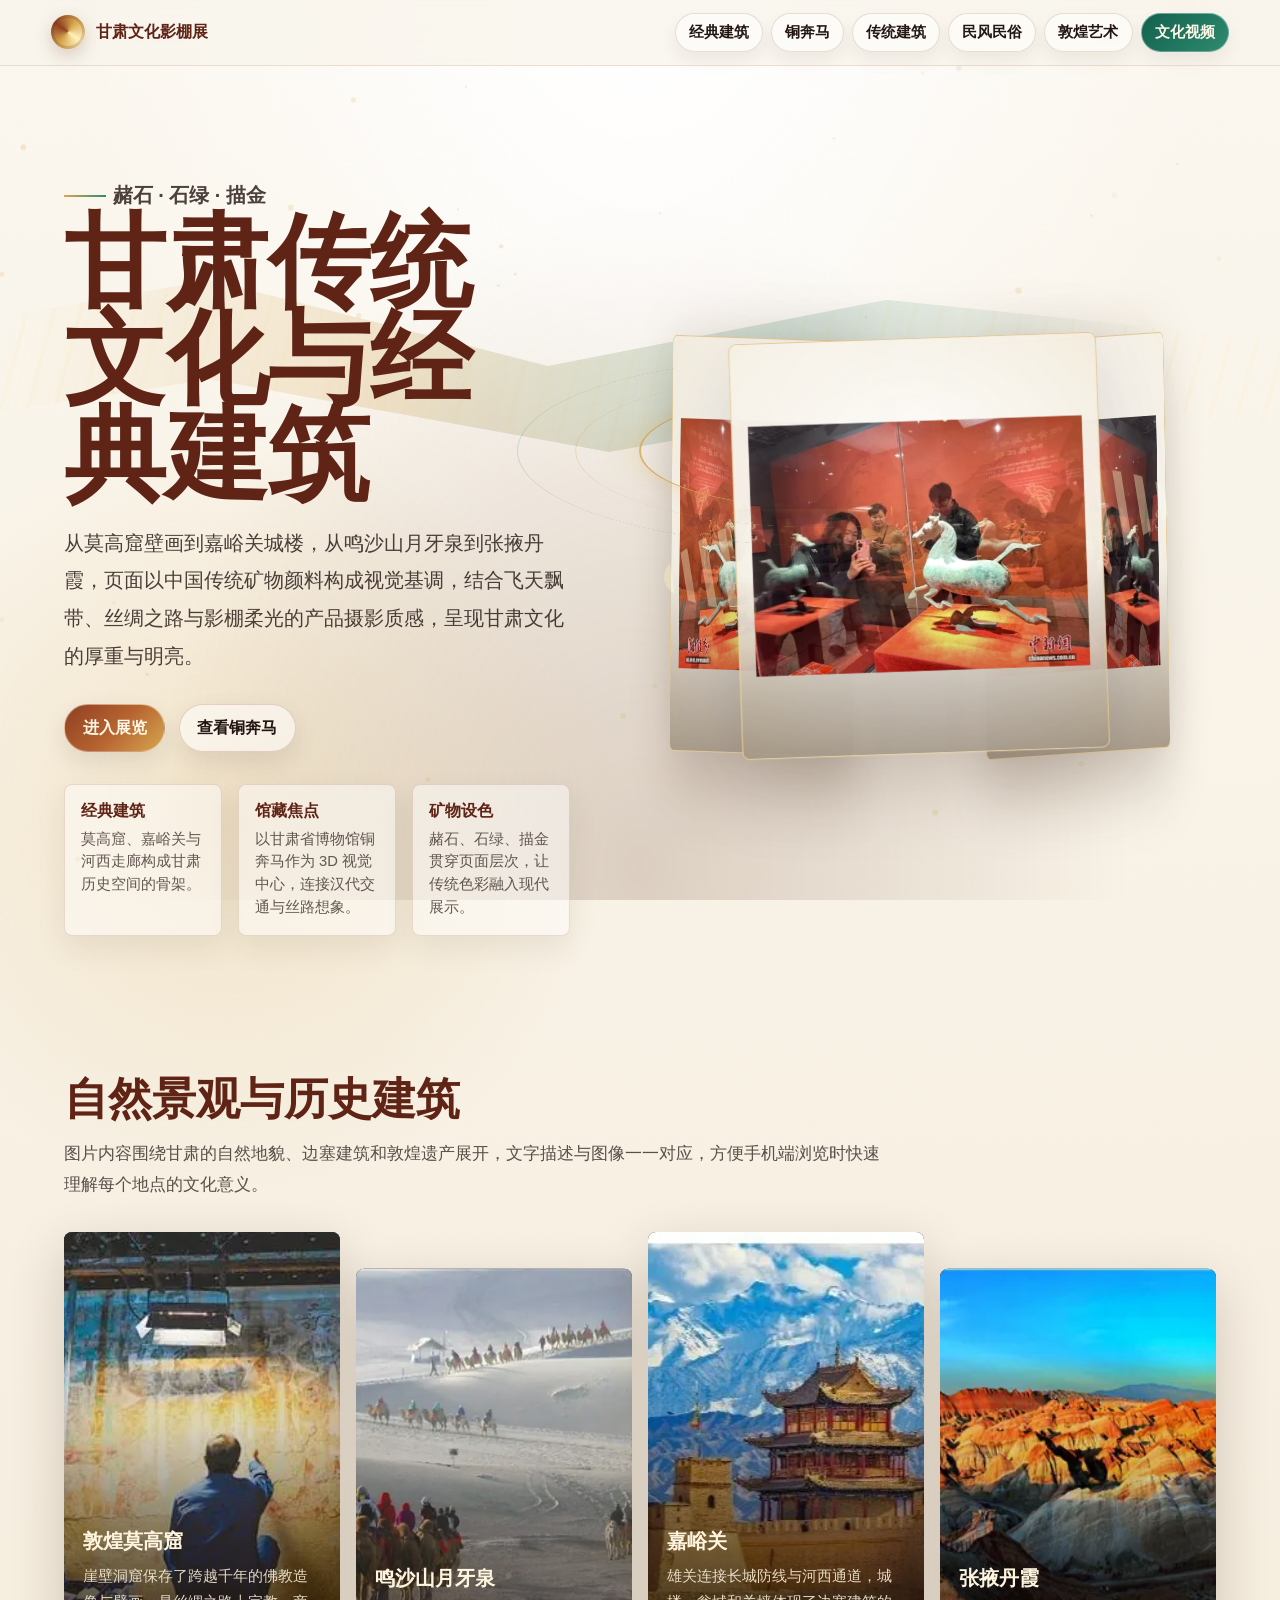
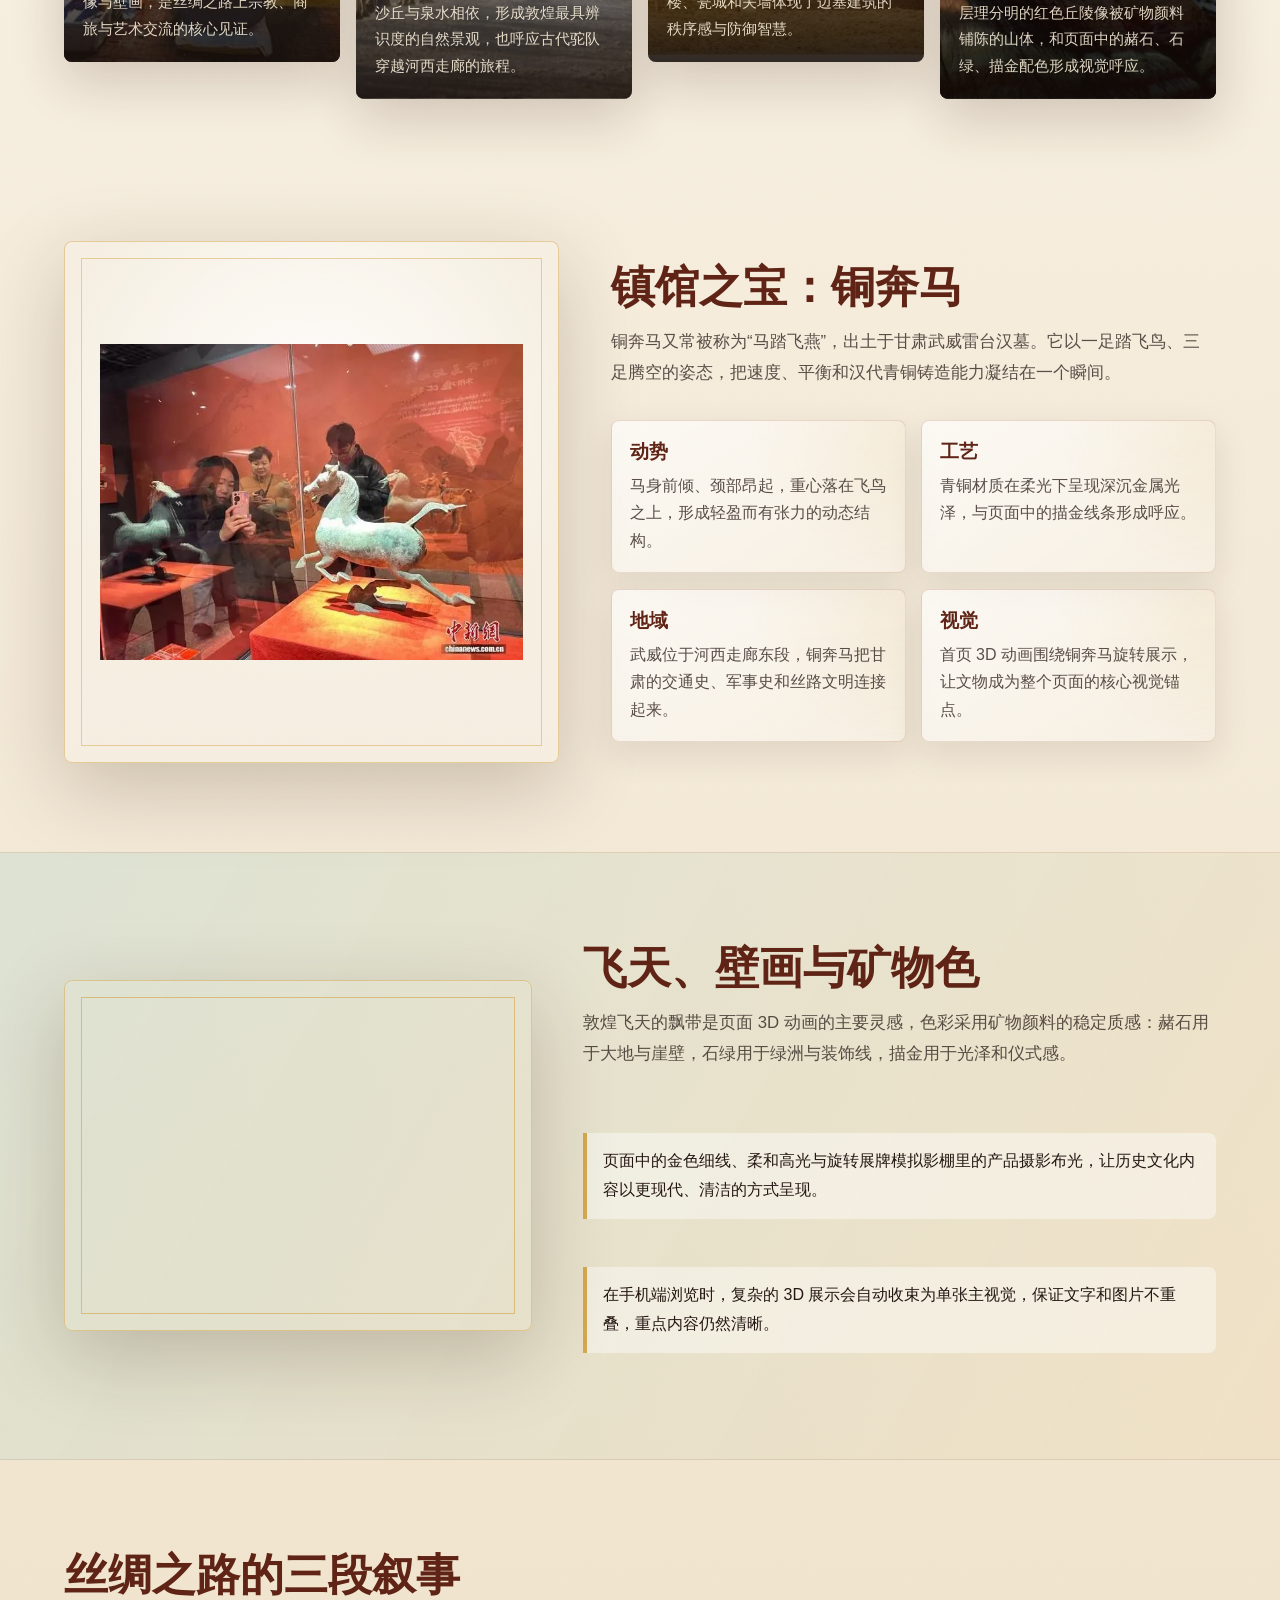
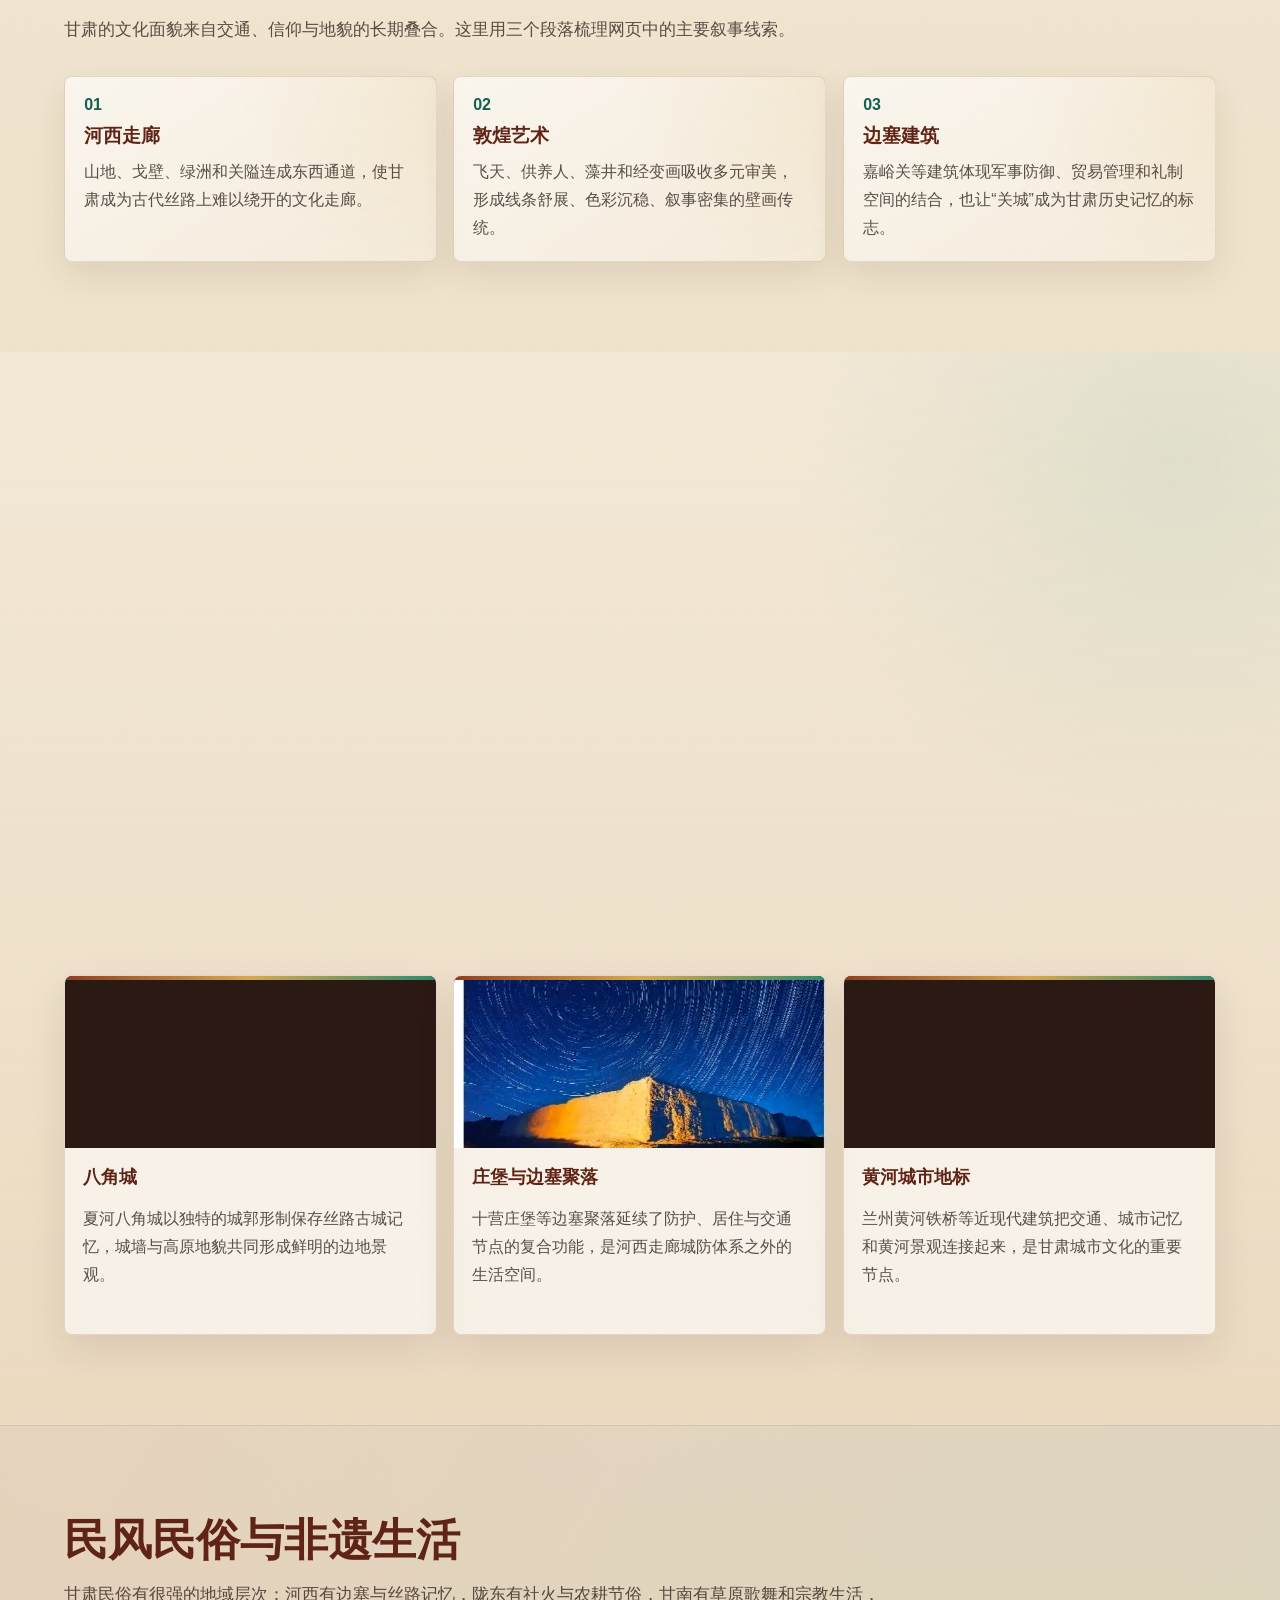
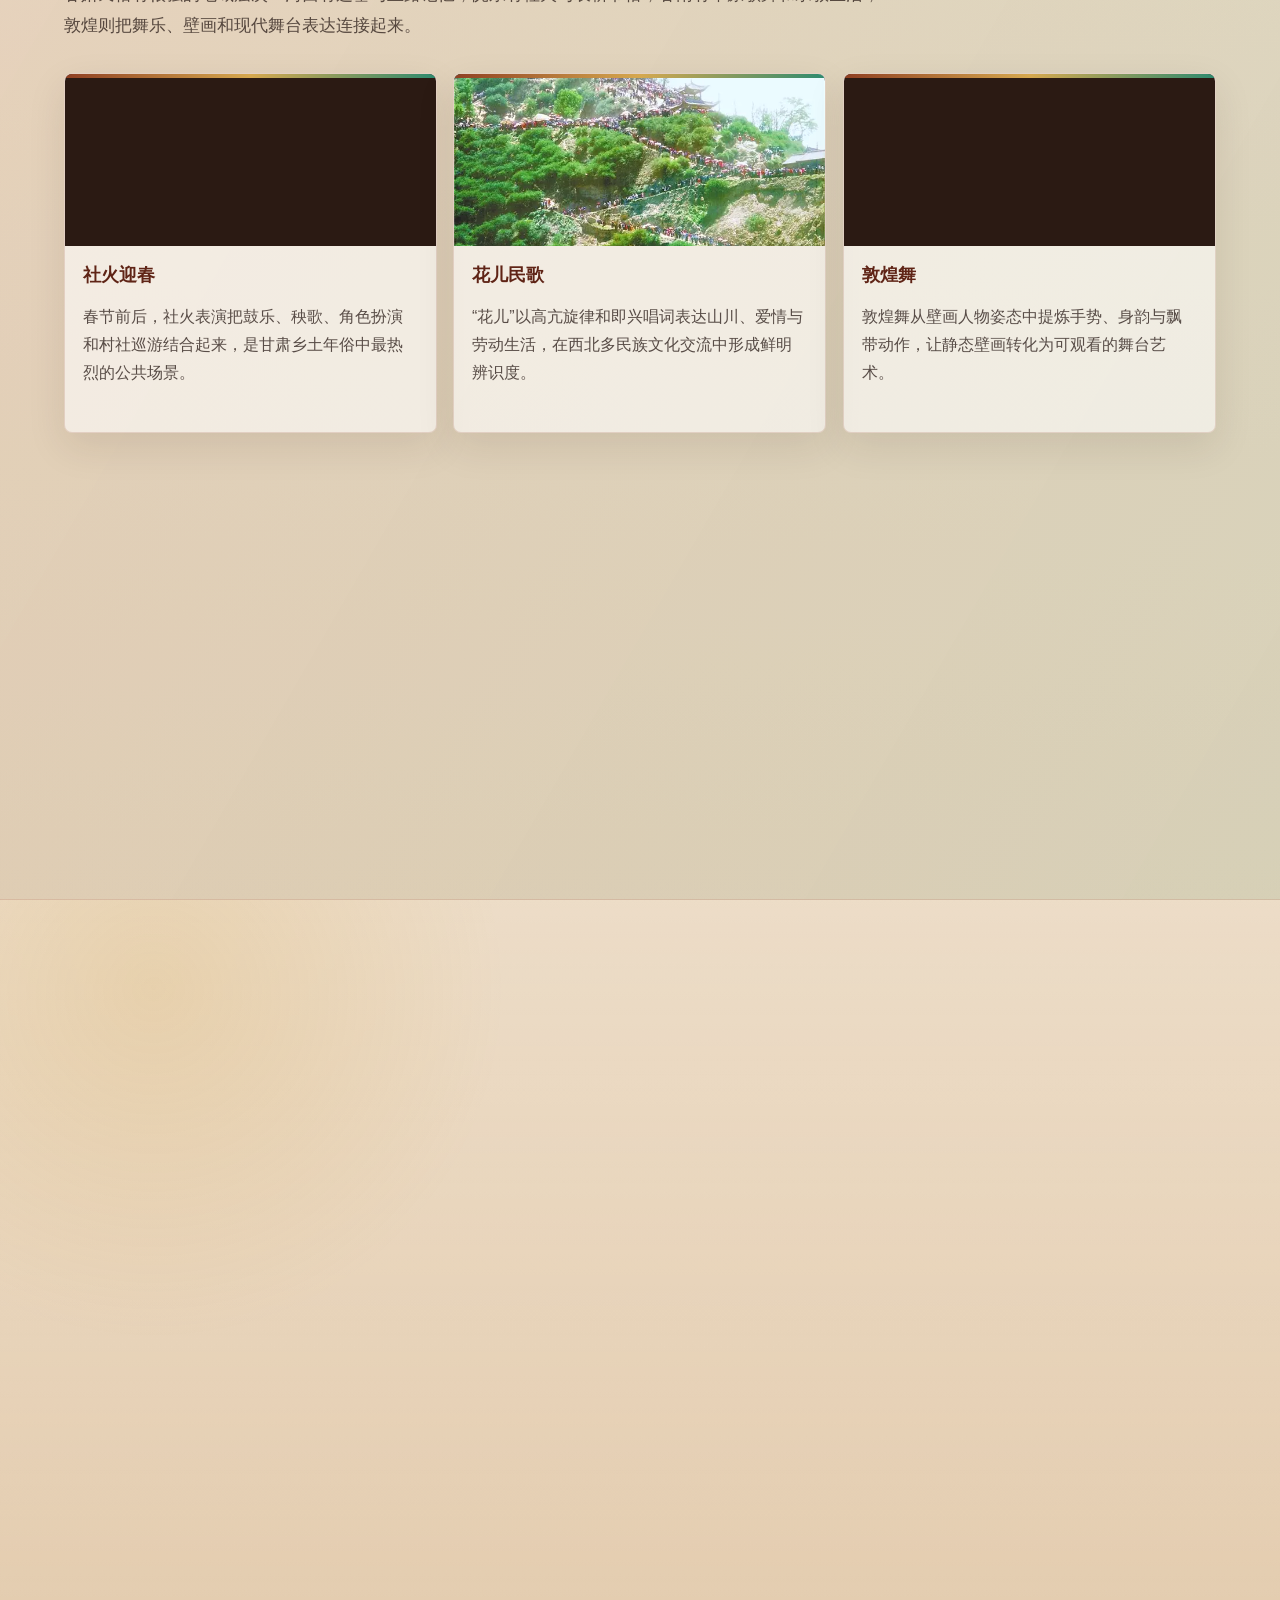
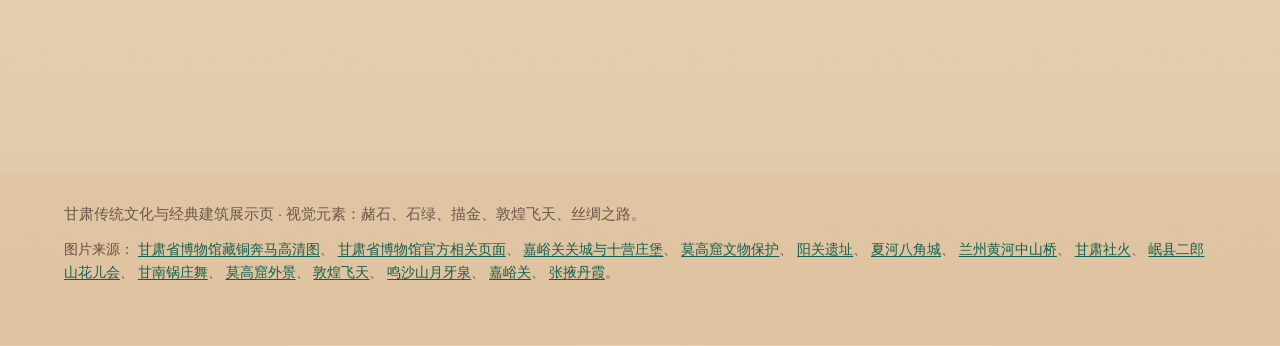
<file: index.html>
<!doctype html>
<html lang="zh-CN">
<head>
  <meta charset="utf-8">
  <meta name="viewport" content="width=device-width, initial-scale=1">
  <title>甘肃传统文化与经典建筑</title>
  <meta name="description" content="以敦煌莫高窟、飞天、丝绸之路、嘉峪关与张掖丹霞为灵感的甘肃传统文化沉浸式网页。">
  <link rel="canonical" href="https://gty2004.github.io/gansu-/">
  <meta property="og:type" content="website">
  <meta property="og:site_name" content="甘肃文化影棚展">
  <meta property="og:title" content="甘肃传统文化与经典建筑">
  <meta property="og:description" content="以敦煌莫高窟、飞天、丝绸之路、嘉峪关与张掖丹霞为灵感的甘肃传统文化沉浸式网页。">
  <meta property="og:url" content="https://gty2004.github.io/gansu-/">
  <meta property="og:image" content="https://gty2004.github.io/gansu-/assets/images/optimized/copper-horse.webp">
  <meta name="twitter:card" content="summary_large_image">
  <link rel="preload" as="image" href="assets/images/optimized/copper-horse.webp">
  <link rel="stylesheet" href="assets/css/style.css">
</head>
<body class="intro-lock">
  <div class="intro-portal" id="introPortal" aria-hidden="true">
    <div class="intro-object">
      <img src="assets/images/optimized/copper-horse.webp" alt="">
    </div>
    <div class="intro-title">铜奔马 · 丝路入场</div>
  </div>
  <div class="studio-light"></div>
  <canvas id="dust" aria-hidden="true"></canvas>

  <nav class="nav" aria-label="主导航">
    <div class="brand"><span class="seal" aria-hidden="true"></span><span>甘肃文化影棚展</span></div>
    <button class="nav-toggle" type="button" aria-expanded="false" aria-controls="navLinks" aria-label="展开导航">
      <span aria-hidden="true"></span>
      <span aria-hidden="true"></span>
      <span aria-hidden="true"></span>
    </button>
    <div class="nav-links" id="navLinks">
      <a href="#landmarks">经典建筑</a>
      <a href="#treasure">铜奔马</a>
      <a href="#architecture">传统建筑</a>
      <a href="#folk">民风民俗</a>
      <a href="#culture">敦煌艺术</a>
      <a href="#videos">文化视频</a>
    </div>
  </nav>

  <main>
    <header class="hero">
      <div class="hero-silk" aria-hidden="true"></div>
      <div class="hero-copy">
        <p class="eyebrow">赭石 · 石绿 · 描金</p>
        <h1>甘肃传统文化与经典建筑</h1>
        <p>从莫高窟壁画到嘉峪关城楼，从鸣沙山月牙泉到张掖丹霞，页面以中国传统矿物颜料构成视觉基调，结合飞天飘带、丝绸之路与影棚柔光的产品摄影质感，呈现甘肃文化的厚重与明亮。</p>
        <div class="hero-actions">
          <a class="button primary" href="#landmarks">进入展览</a>
          <a class="button" href="#treasure">查看铜奔马</a>
        </div>
        <div class="feature-strip" aria-label="页面内容概览">
          <div class="feature-chip">
            <strong>经典建筑</strong>
            <span>莫高窟、嘉峪关与河西走廊构成甘肃历史空间的骨架。</span>
          </div>
          <div class="feature-chip">
            <strong>馆藏焦点</strong>
            <span>以甘肃省博物馆铜奔马作为 3D 视觉中心，连接汉代交通与丝路想象。</span>
          </div>
          <div class="feature-chip">
            <strong>矿物设色</strong>
            <span>赭石、石绿、描金贯穿页面层次，让传统色彩融入现代展示。</span>
          </div>
        </div>
      </div>

      <div class="artifact-stage" aria-label="3D 铜奔马影像装置">
        <div class="artifact-orbit">
          <div class="gold-ring"></div>
          <div class="silk-ribbon"></div>
          <figure class="artifact-card one horse">
            <img src="assets/images/optimized/copper-horse.webp" alt="甘肃省博物馆馆藏铜奔马高清图" fetchpriority="high" decoding="async">
          </figure>
          <figure class="artifact-card two horse">
            <img src="assets/images/optimized/copper-horse.webp" alt="雷台汉墓出土铜奔马高清展示图" loading="lazy" decoding="async">
          </figure>
          <figure class="artifact-card three horse">
            <img src="assets/images/optimized/copper-horse.webp" alt="甘肃省博物馆藏马踏飞燕铜奔马" loading="lazy" decoding="async">
          </figure>
        </div>
      </div>
    </header>

    <section id="landmarks">
      <div class="section-head">
        <h2>自然景观与历史建筑</h2>
        <p>图片内容围绕甘肃的自然地貌、边塞建筑和敦煌遗产展开，文字描述与图像一一对应，方便手机端浏览时快速理解每个地点的文化意义。</p>
      </div>

      <div class="gallery">
        <article class="place-card">
          <img src="assets/images/optimized/mogao.webp" alt="莫高窟崖壁外立面" loading="lazy" decoding="async">
          <div class="place-text">
            <h3>敦煌莫高窟</h3>
            <p>崖壁洞窟保存了跨越千年的佛教造像与壁画，是丝绸之路上宗教、商旅与艺术交流的核心见证。</p>
          </div>
        </article>

        <article class="place-card">
          <img src="assets/images/optimized/yueyaquan.webp" alt="鸣沙山月牙泉沙漠绿洲" loading="lazy" decoding="async">
          <div class="place-text">
            <h3>鸣沙山月牙泉</h3>
            <p>沙丘与泉水相依，形成敦煌最具辨识度的自然景观，也呼应古代驼队穿越河西走廊的旅程。</p>
          </div>
        </article>

        <article class="place-card">
          <img src="assets/images/optimized/jiayuguan.webp" alt="嘉峪关关城" loading="lazy" decoding="async">
          <div class="place-text">
            <h3>嘉峪关</h3>
            <p>雄关连接长城防线与河西通道，城楼、瓮城和关墙体现了边塞建筑的秩序感与防御智慧。</p>
          </div>
        </article>

        <article class="place-card">
          <img src="assets/images/optimized/danxia.webp" alt="张掖丹霞地貌" loading="lazy" decoding="async">
          <div class="place-text">
            <h3>张掖丹霞</h3>
            <p>层理分明的红色丘陵像被矿物颜料铺陈的山体，和页面中的赭石、石绿、描金配色形成视觉呼应。</p>
          </div>
        </article>
      </div>
    </section>

    <section id="treasure" class="treasure-section">
      <div class="treasure-photo">
        <img src="assets/images/optimized/copper-horse.webp" alt="甘肃省博物馆藏铜奔马高清图" loading="lazy" decoding="async">
      </div>
      <div>
        <div class="section-head">
          <h2>镇馆之宝：铜奔马</h2>
          <p>铜奔马又常被称为“马踏飞燕”，出土于甘肃武威雷台汉墓。它以一足踏飞鸟、三足腾空的姿态，把速度、平衡和汉代青铜铸造能力凝结在一个瞬间。</p>
        </div>
        <div class="detail-grid">
          <article class="detail-card">
            <h3>动势</h3>
            <p>马身前倾、颈部昂起，重心落在飞鸟之上，形成轻盈而有张力的动态结构。</p>
          </article>
          <article class="detail-card">
            <h3>工艺</h3>
            <p>青铜材质在柔光下呈现深沉金属光泽，与页面中的描金线条形成呼应。</p>
          </article>
          <article class="detail-card">
            <h3>地域</h3>
            <p>武威位于河西走廊东段，铜奔马把甘肃的交通史、军事史和丝路文明连接起来。</p>
          </article>
          <article class="detail-card">
            <h3>视觉</h3>
            <p>首页 3D 动画围绕铜奔马旋转展示，让文物成为整个页面的核心视觉锚点。</p>
          </article>
        </div>
      </div>
    </section>

    <section id="culture" class="culture-band">
      <div class="mural-frame">
        <img src="assets/images/optimized/flying-mural.webp" alt="敦煌飞天壁画" loading="lazy" decoding="async">
      </div>
      <div class="culture-copy">
        <div class="section-head">
          <h2>飞天、壁画与矿物色</h2>
          <p>敦煌飞天的飘带是页面 3D 动画的主要灵感，色彩采用矿物颜料的稳定质感：赭石用于大地与崖壁，石绿用于绿洲与装饰线，描金用于光泽和仪式感。</p>
        </div>
        <p class="note">页面中的金色细线、柔和高光与旋转展牌模拟影棚里的产品摄影布光，让历史文化内容以更现代、清洁的方式呈现。</p>
        <p class="note">在手机端浏览时，复杂的 3D 展示会自动收束为单张主视觉，保证文字和图片不重叠，重点内容仍然清晰。</p>
      </div>
    </section>

    <section id="route">
      <div class="section-head">
        <h2>丝绸之路的三段叙事</h2>
        <p>甘肃的文化面貌来自交通、信仰与地貌的长期叠合。这里用三个段落梳理网页中的主要叙事线索。</p>
      </div>
      <div class="timeline">
        <article class="timeline-item">
          <span>01</span>
          <h3>河西走廊</h3>
          <p>山地、戈壁、绿洲和关隘连成东西通道，使甘肃成为古代丝路上难以绕开的文化走廊。</p>
        </article>
        <article class="timeline-item">
          <span>02</span>
          <h3>敦煌艺术</h3>
          <p>飞天、供养人、藻井和经变画吸收多元审美，形成线条舒展、色彩沉稳、叙事密集的壁画传统。</p>
        </article>
        <article class="timeline-item">
          <span>03</span>
          <h3>边塞建筑</h3>
          <p>嘉峪关等建筑体现军事防御、贸易管理和礼制空间的结合，也让“关城”成为甘肃历史记忆的标志。</p>
        </article>
      </div>
    </section>

    <section id="architecture" class="architecture-section">
      <div class="section-head">
        <h2>甘肃传统建筑谱系</h2>
        <p>甘肃的建筑不是单一风格，而是在汉唐丝路、明代边防、佛教石窟、藏传佛教和黄河城市生活中逐渐叠合而成。它们共同构成了从戈壁关城到寺院街巷的空间记忆。</p>
      </div>
      <div class="architecture-grid">
        <article class="arch-card">
          <div class="card-art photo">
            <img src="assets/images/optimized/jiayuguan.webp" alt="甘肃嘉峪关关城城楼实景" loading="lazy" decoding="async">
          </div>
          <div class="card-body">
            <h3>关城与长城</h3>
            <p>嘉峪关以城楼、瓮城、关墙和长城体系组织边防空间，体现河西走廊作为交通咽喉的军事尺度。</p>
          </div>
        </article>
        <article class="arch-card">
          <div class="card-art photo">
            <img src="assets/images/optimized/mogao.webp" alt="莫高窟洞窟内文物保护实景" loading="lazy" decoding="async">
          </div>
          <div class="card-body">
            <h3>石窟寺建筑</h3>
            <p>莫高窟把崖壁、洞窟、塑像和壁画组合成完整礼拜空间，外部朴素，内部以色彩和叙事展开。</p>
          </div>
        </article>
        <article class="arch-card">
          <div class="card-art photo">
            <img src="assets/images/optimized/yangguan.webp" alt="敦煌阳关烽燧遗址实景" loading="lazy" decoding="async">
          </div>
          <div class="card-body">
            <h3>阳关与汉塞遗址</h3>
            <p>阳关烽燧以夯土遗迹立于戈壁绿洲之间，见证汉唐时期通关、候望与丝路交通的历史。</p>
          </div>
        </article>
        <article class="arch-card">
          <div class="card-art photo">
            <img src="assets/images/optimized/bajiaocheng.webp" alt="甘南夏河八角城遗址实景" loading="lazy" decoding="async">
          </div>
          <div class="card-body">
            <h3>八角城</h3>
            <p>夏河八角城以独特的城郭形制保存丝路古城记忆，城墙与高原地貌共同形成鲜明的边地景观。</p>
          </div>
        </article>
        <article class="arch-card">
          <div class="card-art photo">
            <img src="assets/images/optimized/zhuangbao.webp" alt="嘉峪关十营庄堡夜景实景" loading="lazy" decoding="async">
          </div>
          <div class="card-body">
            <h3>庄堡与边塞聚落</h3>
            <p>十营庄堡等边塞聚落延续了防护、居住与交通节点的复合功能，是河西走廊城防体系之外的生活空间。</p>
          </div>
        </article>
        <article class="arch-card">
          <div class="card-art photo">
            <img src="assets/images/optimized/zhongshan-bridge.webp" alt="兰州黄河中山桥实景" loading="lazy" decoding="async">
          </div>
          <div class="card-body">
            <h3>黄河城市地标</h3>
            <p>兰州黄河铁桥等近现代建筑把交通、城市记忆和黄河景观连接起来，是甘肃城市文化的重要节点。</p>
          </div>
        </article>
      </div>
    </section>

    <section id="folk" class="folk-section">
      <div class="section-head">
        <h2>民风民俗与非遗生活</h2>
        <p>甘肃民俗有很强的地域层次：河西有边塞与丝路记忆，陇东有社火与农耕节俗，甘南有草原歌舞和宗教生活，敦煌则把舞乐、壁画和现代舞台表达连接起来。</p>
      </div>
      <div class="folk-grid">
        <article class="folk-card">
          <div class="card-art photo">
            <img src="assets/images/optimized/shehuo.webp" alt="甘肃社火民俗表演实景" loading="lazy" decoding="async">
          </div>
          <div class="card-body">
            <h3>社火迎春</h3>
            <p>春节前后，社火表演把鼓乐、秧歌、角色扮演和村社巡游结合起来，是甘肃乡土年俗中最热烈的公共场景。</p>
          </div>
        </article>
        <article class="folk-card">
          <div class="card-art photo">
            <img src="assets/images/optimized/huaer.webp" alt="岷县二郎山花儿会实景" loading="lazy" decoding="async">
          </div>
          <div class="card-body">
            <h3>花儿民歌</h3>
            <p>“花儿”以高亢旋律和即兴唱词表达山川、爱情与劳动生活，在西北多民族文化交流中形成鲜明辨识度。</p>
          </div>
        </article>
        <article class="folk-card">
          <div class="card-art photo">
            <img src="assets/images/optimized/flying-mural.webp" alt="敦煌壁画飞天形象，敦煌舞动作来源" loading="lazy" decoding="async">
          </div>
          <div class="card-body">
            <h3>敦煌舞</h3>
            <p>敦煌舞从壁画人物姿态中提炼手势、身韵与飘带动作，让静态壁画转化为可观看的舞台艺术。</p>
          </div>
        </article>
        <article class="folk-card">
          <div class="card-art photo">
            <img src="assets/images/optimized/guozhuang.webp" alt="甘肃甘南锅庄舞实景" loading="lazy" decoding="async">
          </div>
          <div class="card-body">
            <h3>锅庄与草原节庆</h3>
            <p>甘南地区的锅庄舞强调群体围舞、节奏步伐和社群参与，展现高原生活中的礼仪与欢庆。</p>
          </div>
        </article>
        <article class="folk-card">
          <div class="card-art photo">
            <img src="assets/images/optimized/papercut.webp" alt="中国剪纸传统手作实物" loading="lazy" decoding="async">
          </div>
          <div class="card-body">
            <h3>传统手作</h3>
            <p>洮砚、剪纸、刺绣、皮影、木雕等手作承载地方材料和审美经验，是日常生活中的文化纹理。</p>
          </div>
        </article>
        <article class="folk-card">
          <div class="card-art photo">
            <img src="assets/images/optimized/beef-noodles.webp" alt="加辣子的兰州牛肉面实景" loading="lazy" decoding="async">
          </div>
          <div class="card-body">
            <h3>饮食与待客</h3>
            <p>牛肉面、浆水面、手抓羊肉、酿皮等饮食连接了城市街巷、商旅驿路和家庭待客的生活方式。</p>
          </div>
        </article>
      </div>
    </section>

    <section id="videos" class="video-section">
      <div class="section-head">
        <h2>文化视频：点进去观看</h2>
        <p>这些视频链接来自央视网，覆盖铜奔马、莫高窟、嘉峪关、河西走廊、甘肃非遗和民歌花儿。点击卡片会在新页面打开，可直接观看更直观的影像内容。</p>
      </div>
      <div class="video-grid">
        <a class="video-card" href="https://tv.cctv.com/2025/09/06/VIDEmoAlycWdKKJf73lYJuHl250906.shtml" target="_blank" rel="noopener">
          <span class="video-meta">央视网 · 非遗</span>
          <h3>《非遗里的中国》第四季 甘肃篇</h3>
          <p>节目走进甘肃，聚焦锅庄舞、崆峒派武术、万人扯绳赛、敦煌舞蹈等二十余项非遗。</p>
          <span class="play-link">打开观看</span>
        </a>
        <a class="video-card" href="https://tv.cctv.com/2020/08/11/VIDEu9rsGXmNW9hBTdrYIfVu200811.shtml" target="_blank" rel="noopener">
          <span class="video-meta">央视网 · 莫高窟</span>
          <h3>守护千年国宝莫高窟</h3>
          <p>从河西走廊西端进入敦煌，了解莫高窟作为世界文化遗产的保护与传承。</p>
          <span class="play-link">打开观看</span>
        </a>
        <a class="video-card" href="https://tv.cctv.com/2019/11/25/VIDE8dpIugisOJu2ejbORzgU191125.shtml" target="_blank" rel="noopener">
          <span class="video-meta">央视网 · 嘉峪关</span>
          <h3>《河西走廊之嘉峪关》边关</h3>
          <p>讲述嘉峪关作为丝绸之路与长城交汇点的历史位置，以及边防建筑的战略意义。</p>
          <span class="play-link">打开观看</span>
        </a>
        <a class="video-card" href="https://tv.cctv.com/2019/03/06/VIDEzgV2tGPMeNeXgsGFvwTI190306.shtml" target="_blank" rel="noopener">
          <span class="video-meta">央视网 · 航拍</span>
          <h3>《航拍中国》甘肃</h3>
          <p>以空中视角观看祁连山、嘉峪关、河西走廊等地貌与建筑，增强空间尺度感。</p>
          <span class="play-link">打开观看</span>
        </a>
        <a class="video-card" href="https://tv.cctv.com/2024/02/07/VIDETFnemOyGlkt110z6GQqM240207.shtml" target="_blank" rel="noopener">
          <span class="video-meta">央视网 · 民俗</span>
          <h3>甘肃榆中：“社火”迎新春</h3>
          <p>通过春节社火场景感受甘肃乡村年俗、鼓乐巡游和社区共同参与的热闹氛围。</p>
          <span class="play-link">打开观看</span>
        </a>
        <a class="video-card" href="https://tv.cctv.com/2022/06/01/VIDE7SuVatNTKn06iuaWVpI4220601.shtml" target="_blank" rel="noopener">
          <span class="video-meta">央视网 · 民歌</span>
          <h3>甘肃花儿改编《心上的花儿漫来》</h3>
          <p>用音乐直观感受甘肃“花儿”的旋律气质和西北民歌的开阔表达。</p>
          <span class="play-link">打开观看</span>
        </a>
      </div>
    </section>
  </main>

  <footer>
    甘肃传统文化与经典建筑展示页 · 视觉元素：赭石、石绿、描金、敦煌飞天、丝绸之路。
    <p class="sources">
      图片来源：
      <a href="https://commons.wikimedia.org/wiki/File:%E9%9B%B7%E5%8F%B0%E6%B1%89%E5%A2%93%E9%93%9C%E5%A5%94%E9%A9%AC1.jpg">甘肃省博物馆藏铜奔马高清图</a>、
      <a href="https://www.gswbj.gov.cn/a/2022/05/16/13588.html">甘肃省博物馆官方相关页面</a>、
      <a href="https://www.gswbj.gov.cn/a/2024/08/27/21791.html">嘉峪关关城与十营庄堡</a>、
      <a href="https://www.gswbj.gov.cn/a/2020/01/17/4165.html">莫高窟文物保护</a>、
      <a href="https://www.gswbj.gov.cn/a/2022/12/02/15782.html">阳关遗址</a>、
      <a href="https://www.gswbj.gov.cn/a/2024/07/09/21099.html">夏河八角城</a>、
      <a href="https://www.gswbj.gov.cn/a/2024/08/20/21699.html">兰州黄河中山桥</a>、
      <a href="https://www.gswbj.gov.cn/a/2023/01/09/16142.html">甘肃社火</a>、
      <a href="https://www.gswbj.gov.cn/a/2025/07/16/25364.html">岷县二郎山花儿会</a>、
      <a href="https://www.gswbj.gov.cn/a/2022/07/06/14344.html">甘南锅庄舞</a>、
      <a href="https://commons.wikimedia.org/wiki/File:Mogao_Caves_Exterior_And_Chambers.jpeg">莫高窟外景</a>、
      <a href="https://commons.wikimedia.org/wiki/File:Dunhuang_mural_flying_apsarasa.jpg">敦煌飞天</a>、
      <a href="https://commons.wikimedia.org/wiki/File:Mingsha_Mountain_and_Crescent_Moon_Spring_(54532735143).jpg">鸣沙山月牙泉</a>、
      <a href="https://commons.wikimedia.org/wiki/File:Jiayuguan_Fort.JPG">嘉峪关</a>、
      <a href="https://commons.wikimedia.org/wiki/File:Hoodoos_at_Zhangye_Danxia.jpg">张掖丹霞</a>。
    </p>
  </footer>

  <script src="assets/js/main.js" defer></script>
</body>
</html>
</file>
<file: assets/css/style.css>
:root {
      --ochre: #8f3f22;
      --ochre-deep: #5f2416;
      --malachite: #2e8b6f;
      --malachite-dark: #12604e;
      --gold: #d6a84f;
      --ink: #241713;
      --paper: #f5efe3;
      --studio: #f8f4eb;
      --shadow: 0 24px 80px rgba(53, 32, 19, .22);
    }

    * {
      box-sizing: border-box;
    }

    html {
      scroll-behavior: smooth;
      scroll-padding-top: 5.5rem;
    }

    body {
      margin: 0;
      color: var(--ink);
      background:
        radial-gradient(circle at 50% 0%, rgba(255,255,255,.95), transparent 36rem),
        radial-gradient(circle at 18% 12%, rgba(214,168,79,.20), transparent 24rem),
        linear-gradient(180deg, #fbf7ef 0%, #efe1c9 56%, #dfc3a1 100%);
      font-family: "Microsoft YaHei", "PingFang SC", "Noto Sans CJK SC", Arial, sans-serif;
      overflow-x: hidden;
    }

    body.intro-lock {
      overflow: hidden;
    }

    img {
      display: block;
      max-width: 100%;
    }

    a {
      color: inherit;
    }

    .sr-only {
      position: absolute;
      width: 1px;
      height: 1px;
      padding: 0;
      margin: -1px;
      overflow: hidden;
      clip: rect(0, 0, 0, 0);
      white-space: nowrap;
      border: 0;
    }

    .studio-light {
      position: fixed;
      inset: 0;
      pointer-events: none;
      background:
        radial-gradient(ellipse at 50% -10%, rgba(255,255,255,.82), transparent 42%),
        radial-gradient(ellipse at 50% 96%, rgba(90,47,28,.18), transparent 54%);
      z-index: -2;
    }

    canvas#dust {
      position: fixed;
      inset: 0;
      width: 100vw;
      height: 100vh;
      pointer-events: none;
      opacity: .55;
      z-index: -1;
    }

    .intro-portal {
      position: fixed;
      inset: 0;
      z-index: 100;
      display: grid;
      place-items: center;
      overflow: hidden;
      background:
        radial-gradient(circle at 50% 40%, rgba(255,255,255,.96), rgba(245,239,227,.78) 35%, rgba(95,36,22,.92)),
        linear-gradient(135deg, var(--ochre-deep), var(--malachite-dark));
      animation: portalExit .9s ease 2.25s forwards;
    }

    .intro-portal::before,
    .intro-portal::after {
      content: "";
      position: absolute;
      width: 72vmin;
      aspect-ratio: 1;
      border-radius: 50%;
      border: 1px solid rgba(214,168,79,.62);
      transform-style: preserve-3d;
      animation: portalRing 2.4s ease-in-out infinite;
    }

    .intro-portal::after {
      width: 48vmin;
      border-color: rgba(46,139,111,.62);
      animation-direction: reverse;
    }

    .intro-object {
      position: relative;
      z-index: 2;
      width: min(68vw, 460px);
      aspect-ratio: 1;
      display: grid;
      place-items: center;
      transform-style: preserve-3d;
      animation: introObject 2.4s cubic-bezier(.2,.8,.2,1) forwards;
    }

    .intro-object img {
      width: 86%;
      max-height: 86%;
      object-fit: contain;
      filter: drop-shadow(0 28px 42px rgba(36,23,19,.34));
    }

    .intro-title {
      position: absolute;
      left: 50%;
      bottom: 12%;
      transform: translateX(-50%);
      z-index: 3;
      color: #fff5df;
      font-weight: 900;
      font-size: clamp(1.4rem, 5vw, 3.2rem);
      text-shadow: 0 8px 26px rgba(36,23,19,.55);
      white-space: nowrap;
      opacity: 0;
      animation: introTitle 1.1s ease .45s forwards;
    }

    .hero-silk {
      position: absolute;
      inset: 14% -10% auto;
      height: 36%;
      pointer-events: none;
      opacity: .56;
      background:
        linear-gradient(100deg, transparent 0 10%, rgba(214,168,79,.42), rgba(46,139,111,.34), transparent 82%),
        repeating-linear-gradient(105deg, transparent 0 22px, rgba(255,244,196,.28) 22px 26px);
      clip-path: polygon(0 44%, 22% 26%, 44% 52%, 66% 32%, 100% 48%, 100% 76%, 72% 58%, 48% 78%, 22% 56%, 0 72%);
      transform: translate3d(0, 0, -80px);
      animation: heroSilk 8s ease-in-out infinite;
      mix-blend-mode: multiply;
    }

    .reveal-3d {
      opacity: 0;
      transform: translateY(28px) rotateX(10deg) scale(.985);
      transform-origin: 50% 80%;
      transition: opacity .7s ease, transform .7s cubic-bezier(.2,.8,.2,1);
      will-change: opacity, transform;
    }

    .reveal-3d.is-visible {
      opacity: 1;
      transform: translateY(0) rotateX(0deg) scale(1);
    }

    .tilt-3d {
      transform-style: preserve-3d;
      transition: transform .18s ease, box-shadow .18s ease;
      will-change: transform;
    }

    .tilt-3d.is-tilting {
      box-shadow: 0 22px 58px rgba(53,32,19,.16);
    }

    .nav {
      position: sticky;
      top: 0;
      z-index: 20;
      display: flex;
      align-items: center;
      justify-content: space-between;
      gap: 1rem;
      flex-wrap: wrap;
      padding: .8rem clamp(1rem, 4vw, 4rem);
      background: rgba(248, 244, 235, .75);
      border-bottom: 1px solid rgba(143, 63, 34, .14);
      backdrop-filter: blur(16px);
    }

    .nav-toggle {
      display: none;
      align-items: center;
      justify-content: center;
      flex-direction: column;
      gap: .22rem;
      width: 42px;
      height: 42px;
      border: 1px solid rgba(143,63,34,.16);
      border-radius: 8px;
      background: rgba(255,255,255,.6);
      box-shadow: 0 8px 18px rgba(53,32,19,.07);
      color: var(--ochre-deep);
      padding: 0;
      cursor: pointer;
    }

    .nav-toggle:focus-visible,
    .nav-links a:focus-visible {
      outline: 3px solid rgba(214,168,79,.62);
      outline-offset: 3px;
    }

    .nav-toggle span {
      display: block;
      width: 18px;
      height: 2px;
      border-radius: 999px;
      background: currentColor;
      transition: transform .2s ease, opacity .2s ease;
    }

    .brand {
      display: flex;
      align-items: center;
      gap: .65rem;
      font-weight: 800;
      letter-spacing: 0;
      color: var(--ochre-deep);
      white-space: nowrap;
    }

    .seal {
      width: 34px;
      height: 34px;
      border-radius: 50%;
      background:
        conic-gradient(from 35deg, var(--gold), #fff2bb, var(--gold), var(--ochre), var(--gold));
      box-shadow: inset 0 0 0 3px rgba(95,36,22,.18), 0 6px 18px rgba(95,36,22,.22);
    }

    .nav-links {
      display: flex;
      gap: .5rem;
      align-items: center;
      justify-content: flex-end;
      flex-wrap: wrap;
      font-size: .92rem;
    }

    .nav-links a {
      text-decoration: none;
      padding: .56rem .82rem;
      border-radius: 999px;
      border: 1px solid rgba(143,63,34,.16);
      background: rgba(255,255,255,.46);
      box-shadow: 0 8px 18px rgba(53,32,19,.07);
      font-weight: 700;
      transition: transform .2s ease, background .2s ease, color .2s ease;
    }

    .nav-links a:hover {
      background: rgba(46,139,111,.10);
      color: var(--malachite-dark);
      transform: translateY(-1px);
    }

    .nav-links a:last-child {
      color: #fff8e8;
      background: linear-gradient(135deg, var(--malachite-dark), var(--malachite));
      border-color: rgba(255,255,255,.34);
    }

    .feature-strip {
      display: grid;
      grid-template-columns: repeat(3, minmax(0, 1fr));
      gap: 1rem;
      margin-top: 2rem;
      max-width: 780px;
    }

    .feature-chip {
      min-height: 104px;
      padding: 1rem;
      border: 1px solid rgba(143,63,34,.16);
      border-radius: 8px;
      background: rgba(255,255,255,.48);
      box-shadow: 0 12px 30px rgba(53,32,19,.08);
    }

    .feature-chip strong {
      display: block;
      color: var(--ochre-deep);
      margin-bottom: .35rem;
    }

    .feature-chip span {
      display: block;
      color: rgba(36,23,19,.70);
      line-height: 1.55;
      font-size: .92rem;
    }

    .hero {
      min-height: calc(100svh - 62px);
      display: grid;
      grid-template-columns: minmax(0, .92fr) minmax(360px, 1.08fr);
      gap: clamp(1.5rem, 4vw, 5rem);
      align-items: center;
      padding: clamp(2.4rem, 7vw, 7rem) clamp(1rem, 5vw, 5.5rem) 3rem;
      position: relative;
    }

    .hero-copy {
      max-width: 680px;
      z-index: 2;
    }

    .eyebrow {
      display: inline-flex;
      gap: .45rem;
      align-items: center;
      color: var(--malachite-dark);
      font-weight: 700;
      margin: 0 0 1rem;
      font-size: .96rem;
    }

    .eyebrow::before {
      content: "";
      width: 2.6rem;
      height: 2px;
      background: linear-gradient(90deg, var(--gold), var(--malachite));
    }

    h1 {
      margin: 0;
      color: var(--ochre-deep);
      font-size: clamp(2.7rem, 8vw, 6.8rem);
      line-height: .94;
      letter-spacing: 0;
    }

    .hero-copy p {
      max-width: 58ch;
      margin: 1.35rem 0 0;
      font-size: clamp(1.02rem, 1.55vw, 1.24rem);
      line-height: 1.9;
      color: rgba(36,23,19,.82);
    }

    .hero-actions {
      display: flex;
      flex-wrap: wrap;
      gap: .85rem;
      margin-top: 1.8rem;
    }

    .button {
      display: inline-flex;
      align-items: center;
      justify-content: center;
      gap: .5rem;
      min-height: 46px;
      padding: .78rem 1.1rem;
      border: 1px solid rgba(143,63,34,.2);
      border-radius: 999px;
      text-decoration: none;
      font-weight: 700;
      background: rgba(255,255,255,.54);
      box-shadow: 0 10px 25px rgba(53,32,19,.10);
    }

    .button.primary {
      background: linear-gradient(135deg, var(--ochre), #b76431 52%, var(--gold));
      color: #fff8e8;
      border-color: rgba(255,255,255,.38);
    }

    .artifact-stage {
      min-height: 580px;
      perspective: 1200px;
      position: relative;
      display: grid;
      place-items: center;
      animation: stageFloat 6s ease-in-out infinite;
    }

    .artifact-orbit {
      position: relative;
      width: min(80vw, 560px);
      aspect-ratio: 1;
      transform-style: preserve-3d;
      animation: slowTurn 18s linear infinite;
    }

    .artifact-card {
      position: absolute;
      inset: 10%;
      overflow: hidden;
      border: 1px solid rgba(214,168,79,.48);
      border-radius: 8px;
      background: rgba(245,239,227,.72);
      box-shadow: var(--shadow);
      transform-style: preserve-3d;
    }

    .artifact-card img {
      width: 100%;
      height: 100%;
      object-fit: cover;
      filter: saturate(1.08) contrast(1.03);
    }

    .artifact-card.horse {
      background:
        radial-gradient(circle at 50% 36%, rgba(255,255,255,.95), rgba(245,239,227,.72) 62%, rgba(214,168,79,.18)),
        rgba(245,239,227,.84);
    }

    .artifact-card.horse img {
      object-fit: contain;
      padding: 1rem;
      filter: saturate(1.02) contrast(1.05);
    }

    .artifact-card::after {
      content: "";
      position: absolute;
      inset: 0;
      background:
        linear-gradient(120deg, rgba(255,255,255,.24), transparent 36%),
        linear-gradient(0deg, rgba(36,23,19,.34), transparent 44%);
      pointer-events: none;
    }

    .artifact-card.one {
      transform: rotateY(0deg) translateZ(180px) rotateZ(-2deg);
    }

    .artifact-card.two {
      transform: rotateY(120deg) translateZ(180px) rotateZ(2deg);
    }

    .artifact-card.three {
      transform: rotateY(240deg) translateZ(180px) rotateZ(-1deg);
    }

    .gold-ring {
      position: absolute;
      width: 66%;
      aspect-ratio: 1;
      border: 2px solid rgba(214,168,79,.78);
      border-radius: 50%;
      transform: rotateX(72deg);
      box-shadow: 0 0 44px rgba(214,168,79,.28);
    }

    .gold-ring::before,
    .gold-ring::after {
      content: "";
      position: absolute;
      inset: -18%;
      border-radius: 50%;
      border: 1px solid rgba(214,168,79,.28);
      animation: ringPulse 3.8s ease-in-out infinite;
    }

    .gold-ring::after {
      inset: -34%;
      border-color: rgba(46,139,111,.20);
      animation-delay: 1.2s;
    }

    .silk-ribbon {
      position: absolute;
      width: 92%;
      height: 22%;
      top: 38%;
      left: 4%;
      transform: translateZ(90px) rotate(-9deg);
      border-radius: 50%;
      background:
        linear-gradient(90deg, transparent, rgba(214,168,79,.0) 8%, rgba(214,168,79,.70), rgba(46,139,111,.58), rgba(143,63,34,.0) 92%),
        repeating-linear-gradient(90deg, rgba(255,243,191,.4) 0 8px, transparent 8px 20px);
      filter: blur(.1px);
      animation: silkFloat 4.8s ease-in-out infinite;
      mix-blend-mode: screen;
    }

    @keyframes slowTurn {
      to { transform: rotateY(360deg) rotateX(5deg); }
    }

    @keyframes silkFloat {
      0%, 100% { transform: translateZ(90px) rotate(-9deg) translateY(0); }
      50% { transform: translateZ(120px) rotate(-6deg) translateY(-16px); }
    }

    @keyframes portalRing {
      0%, 100% { transform: rotateX(68deg) rotateZ(0deg) scale(.88); opacity: .72; }
      50% { transform: rotateX(68deg) rotateZ(180deg) scale(1.04); opacity: 1; }
    }

    @keyframes introObject {
      0% { transform: translateY(26px) rotateY(-42deg) scale(.72); opacity: 0; }
      42% { opacity: 1; }
      72% { transform: translateY(0) rotateY(18deg) scale(1.02); opacity: 1; }
      100% { transform: translateY(-12px) rotateY(360deg) scale(.92); opacity: 0; }
    }

    @keyframes introTitle {
      from { opacity: 0; transform: translateX(-50%) translateY(18px); }
      to { opacity: 1; transform: translateX(-50%) translateY(0); }
    }

    @keyframes portalExit {
      to { opacity: 0; visibility: hidden; transform: scale(1.04); }
    }

    @keyframes heroSilk {
      0%, 100% { transform: translate3d(-3%, 0, -80px) rotate(-2deg); }
      50% { transform: translate3d(3%, 18px, -80px) rotate(2deg); }
    }

    @keyframes stageFloat {
      0%, 100% { transform: translateY(0); }
      50% { transform: translateY(-12px); }
    }

    @keyframes ringPulse {
      0%, 100% { transform: scale(.9); opacity: .18; }
      50% { transform: scale(1.08); opacity: .62; }
    }

    section {
      padding: clamp(3rem, 7vw, 6rem) clamp(1rem, 5vw, 5.5rem);
    }

    .section-head {
      max-width: 820px;
      margin-bottom: 2rem;
    }

    .section-head h2 {
      margin: 0;
      color: var(--ochre-deep);
      font-size: clamp(1.7rem, 3.5vw, 2.75rem);
      letter-spacing: 0;
      line-height: 1.12;
    }

    .section-head p {
      margin: .9rem 0 0;
      color: rgba(36,23,19,.74);
      font-size: 1.05rem;
      line-height: 1.85;
    }

    .gallery {
      display: grid;
      grid-template-columns: repeat(4, minmax(0, 1fr));
      gap: 1rem;
    }

    .place-card {
      position: relative;
      min-height: 430px;
      overflow: hidden;
      border-radius: 8px;
      background: #261813;
      box-shadow: 0 18px 54px rgba(53,32,19,.20);
    }

    .place-card:nth-child(2),
    .place-card:nth-child(4) {
      transform: translateY(2.3rem);
    }

    .place-card img {
      width: 100%;
      height: 100%;
      object-fit: cover;
      position: absolute;
      inset: 0;
      transition: transform .7s ease;
    }

    .place-card:hover img {
      transform: scale(1.06);
    }

    .place-card::after {
      content: "";
      position: absolute;
      inset: 0;
      background: linear-gradient(180deg, transparent 20%, rgba(20,11,7,.15) 45%, rgba(20,11,7,.88));
    }

    .place-text {
      position: absolute;
      inset: auto 0 0;
      z-index: 2;
      padding: 1.2rem;
      color: #fff5df;
    }

    .place-text h3 {
      margin: 0 0 .5rem;
      font-size: 1.28rem;
    }

    .place-text p {
      margin: 0;
      line-height: 1.75;
      color: rgba(255,245,223,.86);
      font-size: .95rem;
    }

    .culture-band {
      display: grid;
      grid-template-columns: minmax(280px, .85fr) minmax(0, 1.15fr);
      gap: clamp(1.2rem, 4vw, 3.5rem);
      align-items: center;
      background:
        linear-gradient(120deg, rgba(46,139,111,.12), rgba(214,168,79,.16)),
        rgba(255,255,255,.26);
      border-block: 1px solid rgba(143,63,34,.12);
    }

    .mural-frame {
      position: relative;
      border-radius: 8px;
      overflow: hidden;
      box-shadow: var(--shadow);
      border: 1px solid rgba(214,168,79,.52);
      transform: rotateX(2deg) rotateY(-5deg);
      transform-style: preserve-3d;
    }

    .mural-frame img {
      width: 100%;
      aspect-ratio: 4 / 3;
      object-fit: cover;
    }

    .mural-frame::before {
      content: "";
      position: absolute;
      inset: 1rem;
      border: 1px solid rgba(214,168,79,.65);
      pointer-events: none;
      z-index: 2;
    }

    .culture-copy {
      display: grid;
      gap: 1rem;
    }

    .note {
      border-left: 4px solid var(--gold);
      padding: .9rem 1rem;
      background: rgba(255,255,255,.42);
      line-height: 1.8;
      border-radius: 0 8px 8px 0;
    }

    .treasure-section {
      display: grid;
      grid-template-columns: minmax(320px, .9fr) minmax(0, 1.1fr);
      gap: clamp(1.4rem, 4vw, 4rem);
      align-items: center;
    }

    .treasure-photo {
      position: relative;
      min-height: 520px;
      border-radius: 8px;
      overflow: hidden;
      border: 1px solid rgba(214,168,79,.5);
      background: radial-gradient(circle at 50% 34%, rgba(255,255,255,.95), rgba(245,239,227,.78) 64%);
      box-shadow: var(--shadow);
    }

    .treasure-photo img {
      width: 100%;
      height: 100%;
      min-height: 520px;
      object-fit: contain;
      padding: clamp(1rem, 3vw, 2.2rem);
    }

    .treasure-photo::after {
      content: "";
      position: absolute;
      inset: 1rem;
      border: 1px solid rgba(214,168,79,.5);
      pointer-events: none;
    }

    .detail-grid {
      display: grid;
      grid-template-columns: repeat(2, minmax(0, 1fr));
      gap: 1rem;
      margin-top: 1.4rem;
    }

    .detail-card {
      min-height: 150px;
      padding: 1.1rem;
      border-radius: 8px;
      background:
        linear-gradient(145deg, rgba(255,255,255,.68), rgba(255,255,255,.26)),
        radial-gradient(circle at 100% 0, rgba(214,168,79,.22), transparent 48%);
      border: 1px solid rgba(143,63,34,.16);
      box-shadow: 0 12px 34px rgba(53,32,19,.10);
    }

    .detail-card h3 {
      margin: 0 0 .45rem;
      color: var(--ochre-deep);
    }

    .detail-card p {
      margin: 0;
      line-height: 1.72;
      color: rgba(36,23,19,.75);
    }

    .architecture-section {
      background:
        linear-gradient(180deg, rgba(255,255,255,.22), rgba(255,255,255,.05)),
        radial-gradient(circle at 92% 10%, rgba(46,139,111,.12), transparent 24rem);
    }

    .architecture-grid,
    .folk-grid,
    .video-grid {
      display: grid;
      grid-template-columns: repeat(3, minmax(0, 1fr));
      gap: 1rem;
    }

    .arch-card,
    .folk-card,
    .video-card {
      position: relative;
      min-height: 230px;
      padding: 1.25rem;
      border-radius: 8px;
      border: 1px solid rgba(143,63,34,.16);
      background:
        linear-gradient(145deg, rgba(255,255,255,.66), rgba(255,255,255,.30)),
        radial-gradient(circle at 100% 0, rgba(214,168,79,.20), transparent 48%);
      box-shadow: 0 14px 38px rgba(53,32,19,.10);
      overflow: hidden;
    }

    .arch-card,
    .folk-card {
      padding: 0;
      display: flex;
      flex-direction: column;
      min-height: 360px;
      background: rgba(255,255,255,.58);
    }

    .arch-card::before,
    .folk-card::before {
      content: "";
      position: absolute;
      left: 0;
      right: 0;
      top: 0;
      height: 4px;
      background: linear-gradient(90deg, var(--ochre), var(--gold), var(--malachite));
      z-index: 2;
    }

    .card-art {
      position: relative;
      height: 150px;
      overflow: hidden;
      background:
        radial-gradient(circle at 24% 22%, rgba(255,255,255,.75), transparent 24%),
        linear-gradient(135deg, rgba(143,63,34,.92), rgba(214,168,79,.78) 52%, rgba(46,139,111,.80));
    }

    .card-art.photo {
      height: 172px;
      background: #2b1a13;
    }

    .card-art.photo::before,
    .card-art.photo::after {
      display: none;
    }

    .card-art.photo img {
      width: 100%;
      height: 100%;
      object-fit: cover;
      display: block;
      filter: saturate(1.04) contrast(1.03);
      transition: transform .55s ease;
    }

    .arch-card:hover .card-art.photo img,
    .folk-card:hover .card-art.photo img {
      transform: scale(1.045);
    }

    .card-art::before,
    .card-art::after {
      content: "";
      position: absolute;
      inset: 18% 12% auto;
      height: 55%;
      border: 2px solid rgba(255,245,223,.82);
      border-bottom: 0;
      border-radius: 8px 8px 0 0;
      box-shadow: 0 16px 36px rgba(53,32,19,.20);
    }

    .card-art::after {
      inset: auto 0 0;
      height: 38%;
      border: 0;
      border-radius: 0;
      background:
        repeating-linear-gradient(90deg, rgba(255,245,223,.26) 0 1px, transparent 1px 18px),
        linear-gradient(180deg, transparent, rgba(36,23,19,.24));
      box-shadow: none;
    }

    .art-cave::before {
      inset: 16% 16% auto;
      height: 62%;
      border-radius: 46% 46% 8px 8px;
      background: radial-gradient(ellipse at 50% 74%, rgba(36,23,19,.50), transparent 34%);
    }

    .art-beacon::before {
      inset: 28% 38% auto;
      height: 60%;
      transform: skewX(-5deg);
      background: linear-gradient(180deg, rgba(95,36,22,.72), rgba(214,168,79,.34));
    }

    .art-monastery::before {
      inset: 24% 14% auto;
      height: 52%;
      border-radius: 8px 8px 0 0;
      background:
        linear-gradient(90deg, transparent 0 18%, rgba(255,245,223,.72) 18% 24%, transparent 24% 48%, rgba(255,245,223,.72) 48% 54%, transparent 54% 78%, rgba(255,245,223,.72) 78% 84%, transparent 84%),
        linear-gradient(180deg, rgba(214,168,79,.62), rgba(46,139,111,.34));
    }

    .art-courtyard::before {
      inset: 26% 18% auto;
      height: 48%;
      transform: perspective(280px) rotateX(46deg);
      background: linear-gradient(135deg, rgba(255,245,223,.56), rgba(143,63,34,.28));
    }

    .art-bridge::before {
      inset: 34% 10% auto;
      height: 34%;
      border-radius: 50% 50% 0 0;
      border-width: 3px;
      background:
        linear-gradient(90deg, rgba(255,245,223,.7) 0 6%, transparent 6% 18%, rgba(255,245,223,.7) 18% 24%, transparent 24% 38%, rgba(255,245,223,.7) 38% 44%, transparent 44% 60%, rgba(255,245,223,.7) 60% 66%, transparent 66% 80%, rgba(255,245,223,.7) 80% 86%, transparent 86%);
    }

    .art-shehuo::before {
      inset: 20% 24% auto;
      height: 56%;
      border-radius: 50%;
      background:
        radial-gradient(circle at 34% 42%, rgba(36,23,19,.72) 0 6px, transparent 7px),
        radial-gradient(circle at 66% 42%, rgba(36,23,19,.72) 0 6px, transparent 7px),
        radial-gradient(circle at 50% 66%, rgba(214,168,79,.75) 0 18px, transparent 19px),
        rgba(255,245,223,.58);
    }

    .art-song::before {
      inset: 28% 14% auto;
      height: 48%;
      border: 0;
      border-radius: 0;
      background:
        radial-gradient(circle at 12% 72%, rgba(46,139,111,.78) 0 28px, transparent 29px),
        linear-gradient(145deg, transparent 0 18%, rgba(255,245,223,.78) 18% 23%, transparent 23% 42%, rgba(255,245,223,.78) 42% 47%, transparent 47% 66%, rgba(255,245,223,.78) 66% 71%, transparent 71%),
        linear-gradient(170deg, transparent 0 38%, rgba(95,36,22,.62) 38% 44%, transparent 44%);
    }

    .art-dance::before {
      inset: 18% 20% auto;
      height: 62%;
      border: 0;
      border-radius: 50%;
      background:
        radial-gradient(circle at 50% 28%, rgba(255,245,223,.86) 0 12px, transparent 13px),
        conic-gradient(from 210deg, transparent, rgba(214,168,79,.85), rgba(46,139,111,.64), transparent 62%);
    }

    .art-guozhuang::before {
      inset: 22% 18% auto;
      height: 58%;
      border-radius: 50%;
      border-style: dashed;
      background:
        radial-gradient(circle at 50% 50%, rgba(255,245,223,.55) 0 30%, transparent 31%),
        conic-gradient(rgba(143,63,34,.76), rgba(214,168,79,.62), rgba(46,139,111,.76), rgba(143,63,34,.76));
    }

    .art-craft::before {
      inset: 24% 24% auto;
      height: 52%;
      border-radius: 8px;
      background:
        repeating-linear-gradient(45deg, rgba(255,245,223,.78) 0 8px, rgba(46,139,111,.34) 8px 16px),
        rgba(214,168,79,.42);
    }

    .art-food::before {
      inset: 24% 18% auto;
      height: 54%;
      border-radius: 50%;
      background:
        radial-gradient(ellipse at 50% 62%, rgba(255,245,223,.86) 0 42%, transparent 43%),
        repeating-linear-gradient(14deg, transparent 0 9px, rgba(95,36,22,.58) 9px 11px),
        rgba(214,168,79,.36);
    }

    .card-body {
      padding: 1.12rem;
      display: flex;
      flex-direction: column;
      gap: .5rem;
      flex: 1;
    }

    .arch-card h3,
    .folk-card h3,
    .video-card h3 {
      margin: 0 0 .55rem;
      color: var(--ochre-deep);
      font-size: 1.12rem;
      line-height: 1.25;
    }

    .arch-card p,
    .folk-card p,
    .video-card p {
      margin: 0;
      color: rgba(36,23,19,.75);
      line-height: 1.75;
    }

    .folk-section {
      background:
        linear-gradient(120deg, rgba(143,63,34,.08), rgba(46,139,111,.10)),
        rgba(255,255,255,.20);
      border-block: 1px solid rgba(143,63,34,.12);
    }

    .video-section {
      background:
        radial-gradient(circle at 12% 10%, rgba(214,168,79,.20), transparent 22rem),
        linear-gradient(180deg, rgba(255,255,255,.30), rgba(255,255,255,.08));
    }

    .video-card {
      display: flex;
      flex-direction: column;
      min-height: 260px;
      text-decoration: none;
      color: inherit;
      transition: transform .22s ease, box-shadow .22s ease;
    }

    .video-card:hover {
      transform: translateY(-3px);
      box-shadow: 0 20px 52px rgba(53,32,19,.16);
    }

    .video-meta {
      display: inline-flex;
      width: fit-content;
      margin-bottom: .8rem;
      padding: .35rem .62rem;
      border-radius: 999px;
      color: #fff8e8;
      background: var(--malachite-dark);
      font-size: .82rem;
      font-weight: 800;
    }

    .play-link {
      margin-top: auto;
      display: inline-flex;
      align-items: center;
      gap: .45rem;
      color: var(--malachite-dark);
      font-weight: 800;
      padding-top: 1rem;
    }

    .play-link::before {
      content: "";
      width: 0;
      height: 0;
      border-top: 6px solid transparent;
      border-bottom: 6px solid transparent;
      border-left: 10px solid var(--gold);
    }

    .timeline {
      display: grid;
      grid-template-columns: repeat(3, minmax(0, 1fr));
      gap: 1rem;
    }

    .timeline-item {
      position: relative;
      padding: 1.2rem;
      min-height: 170px;
      border-radius: 8px;
      background:
        linear-gradient(145deg, rgba(255,255,255,.64), rgba(255,255,255,.28)),
        radial-gradient(circle at 100% 0, rgba(214,168,79,.24), transparent 48%);
      border: 1px solid rgba(143,63,34,.16);
      box-shadow: 0 12px 34px rgba(53,32,19,.10);
    }

    .timeline-item span {
      display: inline-flex;
      margin-bottom: .55rem;
      color: var(--malachite-dark);
      font-weight: 800;
    }

    .timeline-item h3 {
      margin: 0 0 .55rem;
      color: var(--ochre-deep);
    }

    .timeline-item p {
      margin: 0;
      line-height: 1.75;
      color: rgba(36,23,19,.75);
    }

    .sources {
      font-size: .86rem;
      color: rgba(36,23,19,.66);
      line-height: 1.7;
    }

    .sources a {
      color: var(--malachite-dark);
      text-underline-offset: .18em;
    }

    footer {
      padding: 2rem clamp(1rem, 5vw, 5.5rem) 3rem;
      color: rgba(36,23,19,.62);
      font-size: .92rem;
    }

    @media (max-width: 980px) {
      .hero,
      .culture-band,
      .treasure-section {
        grid-template-columns: 1fr;
      }

      .artifact-stage {
        min-height: 500px;
      }

      .gallery {
        grid-template-columns: repeat(2, minmax(0, 1fr));
      }

      .timeline,
      .architecture-grid,
      .folk-grid,
      .video-grid {
        grid-template-columns: 1fr;
      }

      .feature-strip,
      .detail-grid {
        grid-template-columns: 1fr;
      }
    }

    @media (max-width: 640px) {
      .nav {
        align-items: flex-start;
      }

      .nav-toggle {
        display: inline-flex;
        margin-left: auto;
      }

      .nav-links {
        width: 100%;
        display: none;
        flex-direction: column;
        align-items: stretch;
        justify-content: flex-start;
        gap: .4rem;
        padding-top: .45rem;
      }

      .nav-links a {
        padding: .62rem .72rem;
        white-space: normal;
        min-height: 40px;
      }

      .nav.is-open .nav-links {
        display: flex;
      }

      .nav.is-open .nav-toggle span:nth-child(1) {
        transform: translateY(4px) rotate(45deg);
      }

      .nav.is-open .nav-toggle span:nth-child(2) {
        opacity: 0;
      }

      .nav.is-open .nav-toggle span:nth-child(3) {
        transform: translateY(-4px) rotate(-45deg);
      }

      .hero {
        padding-top: 2rem;
      }

      .hero-silk {
        top: 20%;
        opacity: .34;
      }

      .artifact-stage {
        min-height: 390px;
      }

      .artifact-orbit {
        width: 86vw;
      }

      .artifact-card.one,
      .artifact-card.two,
      .artifact-card.three {
        transform: none;
        inset: 0;
      }

      .artifact-card.two,
      .artifact-card.three,
      .gold-ring,
      .silk-ribbon {
        display: none;
      }

      .gallery {
        grid-template-columns: 1fr;
      }

      .treasure-photo,
      .treasure-photo img {
        min-height: 380px;
      }

      .place-card,
      .place-card:nth-child(2),
      .place-card:nth-child(4) {
        min-height: 360px;
        transform: none;
      }
    }

    @media (prefers-reduced-motion: reduce) {
      body.intro-lock {
        overflow: auto;
      }

      .intro-portal {
        display: none;
      }

      *,
      *::before,
      *::after {
        animation-duration: .01ms !important;
        animation-iteration-count: 1 !important;
        scroll-behavior: auto !important;
        transition-duration: .01ms !important;
      }

      .hero-silk,
      .artifact-stage,
      .artifact-orbit,
      .gold-ring::before,
      .gold-ring::after,
      .silk-ribbon,
      canvas#dust {
        animation: none !important;
      }
    }
</file>
